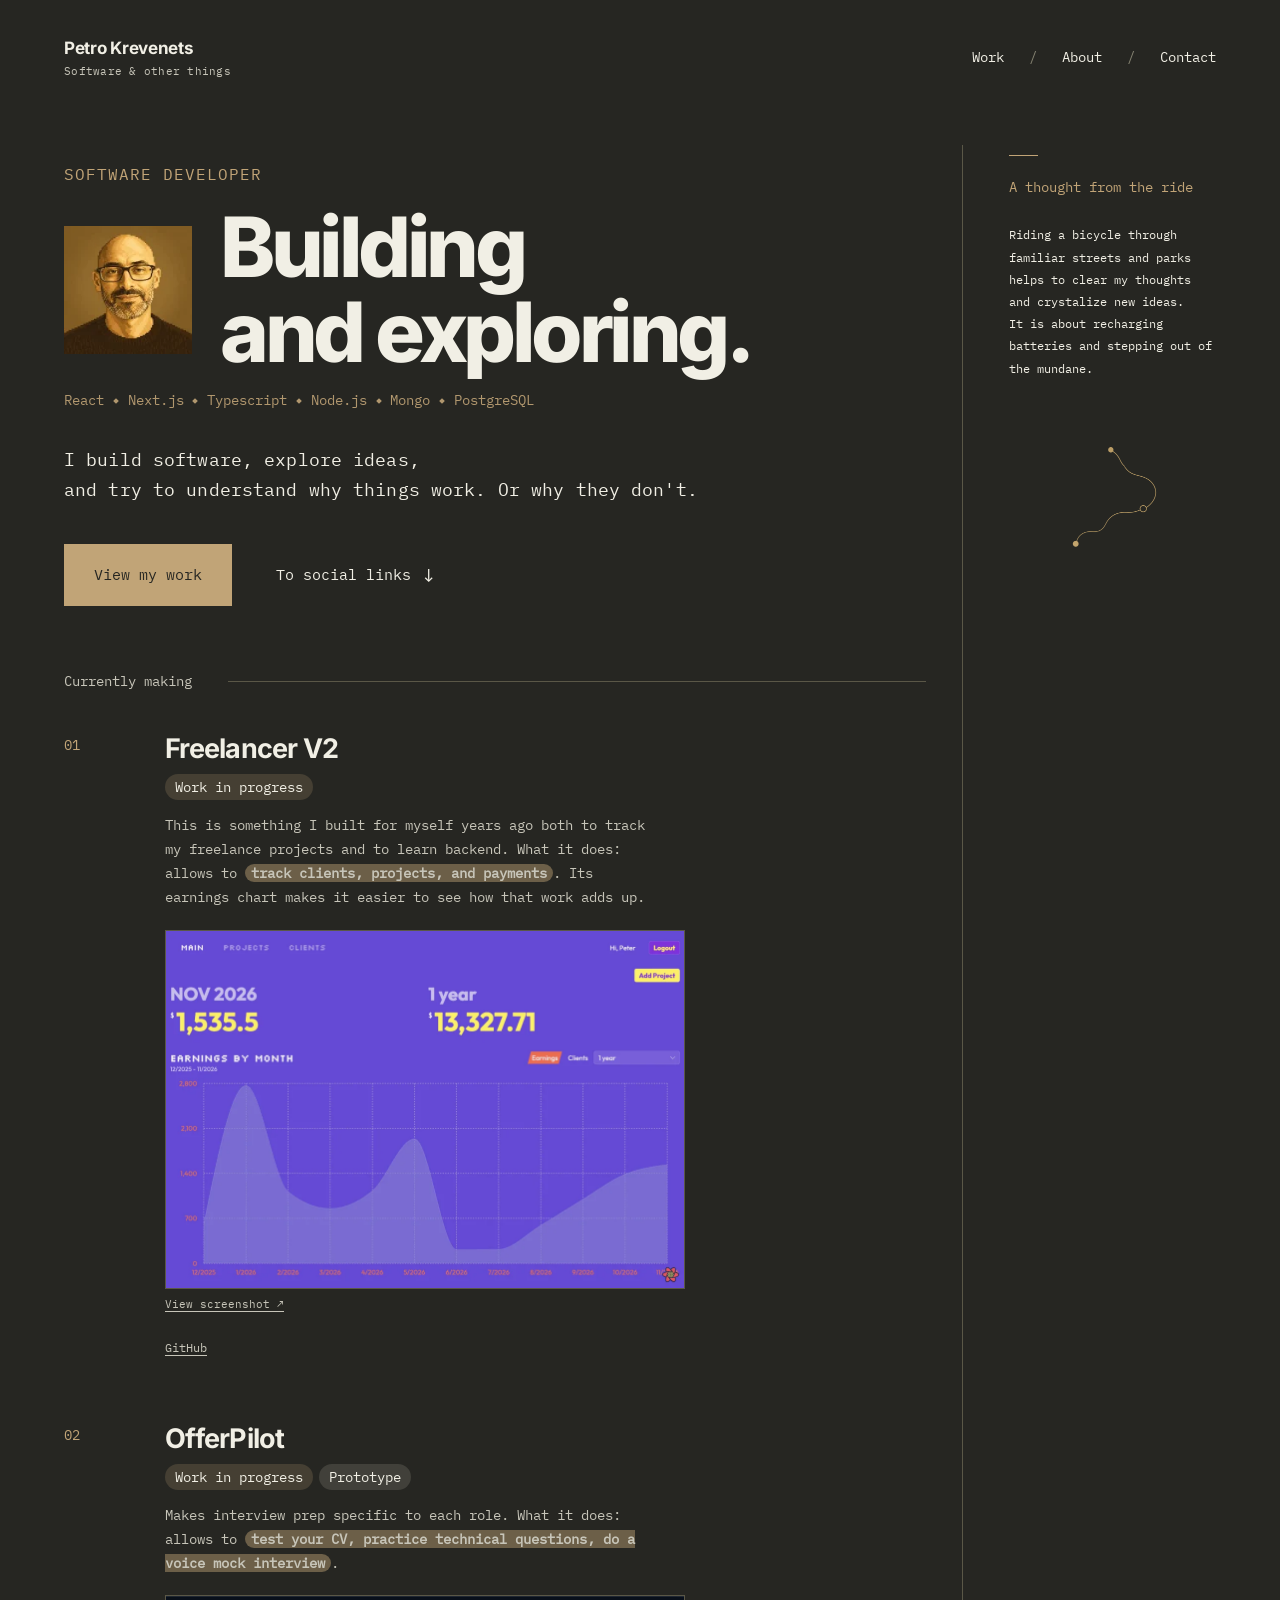
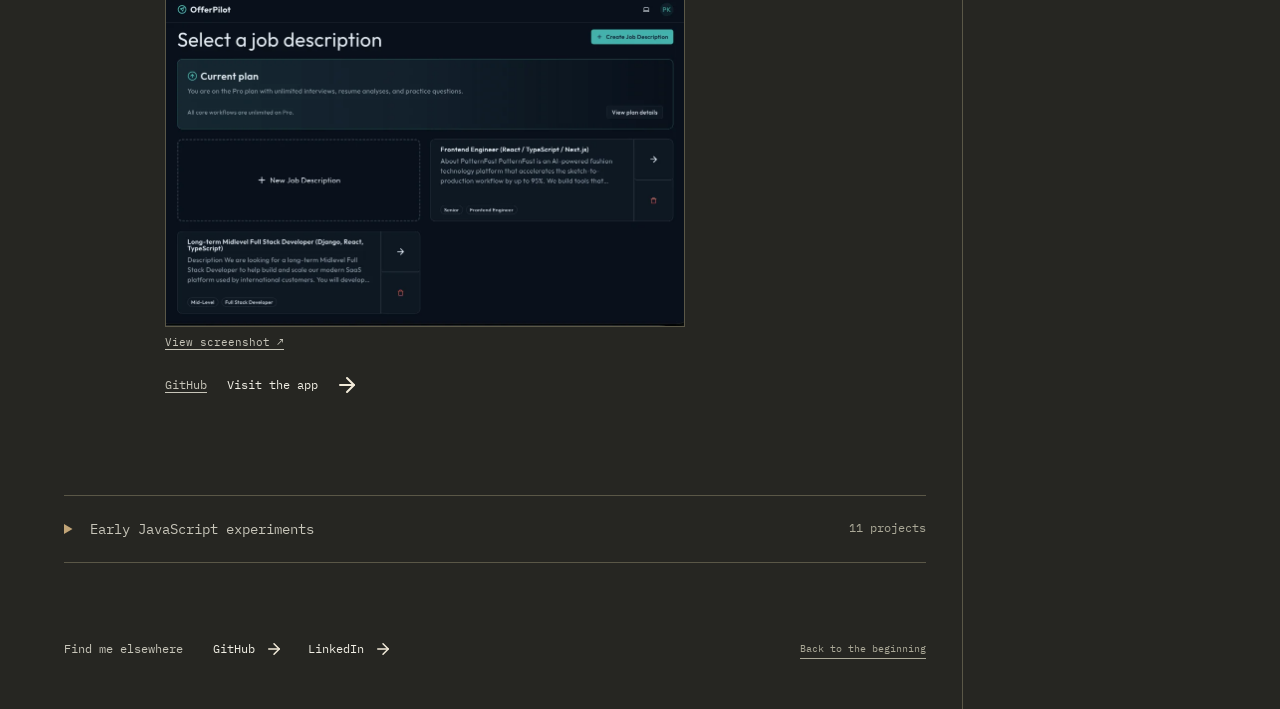
<file: index.html>
<!doctype html>
<html lang="en">
  <head>
    <meta charset="utf-8" />
    <meta name="viewport" content="width=device-width, initial-scale=1" />
    <meta name="theme-color" content="#262622" />
    <meta
      name="description"
      content="Petro Krevenets — software builder, curious human. Current projects, early experiments, and thoughts from the ride." />
    <title>Petro Krevenets — Software & Other Things</title>
    <link rel="icon" type="image/png" sizes="16x16" href="favicon-16x16.png" />
    <link rel="icon" type="image/png" sizes="32x32" href="favicon-32x32.png" />
    <link rel="apple-touch-icon" sizes="180x180" href="apple-touch-icon.png" />
    <link rel="manifest" href="site.webmanifest" />
    <meta property="og:type" content="website" />
    <meta property="og:title" content="Petro Krevenets · Software Developer" />
    <meta
      property="og:description"
      content="Current software projects, early JavaScript experiments, and thoughts from the ride." />
    <meta property="og:url" content="https://gurugumawaru.github.io/" />
    <meta
      property="og:image"
      content="https://gurugumawaru.github.io/assets/social-preview.png" />
    <meta property="og:image:width" content="1200" />
    <meta property="og:image:height" content="630" />
    <meta
      property="og:image:alt"
      content="Portrait of Petro Krevenets beside his name and the words Software developer." />
    <link
      rel="preload"
      href="assets/fonts/inter-extrabold.woff2"
      as="font"
      type="font/woff2"
      crossorigin />
    <link
      rel="preload"
      href="assets/fonts/ibm-plex-mono.woff2"
      as="font"
      type="font/woff2"
      crossorigin />
    <link rel="stylesheet" href="styles.css" />
  </head>
  <body>
    <a class="skip-link" href="#main">Skip to content</a>
    <div class="site-shell">
      <!-- Header: START -->
      <header>
        <a class="name" href="#main" aria-label="Petro Krevenets, introduction"
          >Petro Krevenets<span class="name-note"
            >Software & other things</span
          ></a
        >
        <nav aria-label="Main navigation">
          <a href="#work">Work</a><span aria-hidden="true">/</span>
          <a href="#about">About</a><span aria-hidden="true">/</span>
          <a href="#contact">Contact</a>
        </nav>
      </header>
      <!-- Header: END -->

      <!-- Main: START -->
      <main id="main" class="page-grid" tabindex="-1">
        <!-- Intro: START -->
        <section class="intro" aria-labelledby="intro-title">
          <p class="eyebrow">Software developer</p>
          <div class="intro-headline">
            <img
              class="intro-portrait"
              src="assets/bearded-guy-150.webp"
              srcset="
                assets/bearded-guy-150.webp 150w,
                assets/bearded-guy-300.webp 300w
              "
              sizes="(max-width: 660px) 66px, (max-width: 1500px) 10vw, 150px"
              width="150"
              height="150"
              alt="Portrait of Petro Krevenets" />
            <h1 id="intro-title" class="intro-title">
              Building<br />and exploring.
            </h1>
          </div>
          <p class="intro-skills">
            <span>React</span>
            <span>Next.js</span>
            <span>Typescript</span>
            <span>Node.js</span>
            <span>Mongo</span>
            <span>PostgreSQL</span>
          </p>
          <p class="intro-copy">
            I build software, explore ideas,<br class="desktop-break" />
            and try to understand why things work. Or why they don't.
          </p>
          <div class="intro-actions">
            <a class="link-to-work" href="#work">View my work</a>
            <a class="link-to-contact" href="#contact">
              To social links
              <span class="jump-arrow" aria-hidden="true">↓</span>
            </a>
          </div>
        </section>
        <!-- Intro: END -->

        <!-- Section, Current Work: START -->
        <section
          id="work"
          class="section work-section"
          aria-labelledby="work-heading">
          <div class="work-section-heading">
            <h2 id="work-heading">Currently making</h2>
            <span aria-hidden="true"></span>
          </div>
          <ol>
            <li class="project-row">
              <span class="project-index" aria-hidden="true">01</span>
              <div class="project-info">
                <h3>Freelancer V2</h3>
                <p class="project-tags">
                  <span class="project-tag-in-progress">Work in progress</span>
                </p>
                <p class="project-description">
                  This is something I built for myself years ago both to track
                  my freelance projects and to learn backend. What it does:
                  allows to
                  <span class="project-description-highlight"
                    >track clients, projects, and payments</span
                  >. Its earnings chart makes it easier to see how that work
                  adds up.
                </p>
                <a
                  class="project-preview"
                  href="assets/freelancer-preview.png"
                  target="_blank"
                  rel="noopener noreferrer"
                  aria-label="View full Freelancer V2 screenshot in a new tab">
                  <img
                    src="assets/freelancer-preview-1040.webp"
                    alt="Freelancer V2 dashboard showing earnings totals and a monthly earnings chart"
                    width="1040"
                    height="718"
                    loading="lazy" />
                  <span>View screenshot <span aria-hidden="true">↗</span></span>
                </a>
              </div>
              <div class="project-actions">
                <a
                  class="project-action project-repo-link"
                  href="https://github.com/GuRuGuMaWaRu/Freelancer-v2"
                  target="_blank"
                  rel="noopener noreferrer"
                  >GitHub<span class="sr-only">
                    repository for Freelancer V2 - opens in a new tab</span
                  ></a
                >
              </div>
            </li>
            <li class="project-row">
              <span class="project-index" aria-hidden="true">02</span>
              <div class="project-info">
                <h3>OfferPilot</h3>
                <p class="project-tags">
                  <span class="project-tag-in-progress">Work in progress</span>
                  <span class="project-tag-prototype">Prototype</span>
                </p>
                <p class="project-description">
                  Makes interview prep specific to each role. What it does:
                  allows to
                  <span class="project-description-highlight"
                    >test your CV, practice technical questions, do a voice mock
                    interview</span
                  >.
                </p>
                <a
                  class="project-preview"
                  href="assets/offerpilot-preview.png"
                  target="_blank"
                  rel="noopener noreferrer"
                  aria-label="View full OfferPilot screenshot in a new tab">
                  <img
                    src="assets/offerpilot-preview-1040.webp"
                    alt="OfferPilot showing role-specific question practice, voice interviews, and résumé analysis"
                    width="1040"
                    height="661"
                    loading="lazy" />
                  <span>View screenshot <span aria-hidden="true">↗</span></span>
                </a>
              </div>
              <div class="project-actions">
                <a
                  class="project-action project-repo-link"
                  href="https://github.com/GuRuGuMaWaRu/nextjs_job-prep_ai"
                  target="_blank"
                  rel="noopener noreferrer"
                  >GitHub<span class="sr-only">
                    repository for OfferPilot - opens in a new tab</span
                  ></a
                >
                <a
                  class="project-action"
                  href="https://nextjs-job-prep-ai.vercel.app/"
                  target="_blank"
                  rel="noopener noreferrer"
                  >Visit the app
                  <img
                    class="arrow"
                    src="assets/arrow-right.svg"
                    alt=""
                    width="28"
                    height="24" /><span class="sr-only">
                    - opens in a new tab</span
                  ></a
                >
              </div>
            </li>
          </ol>
        </section>
        <!-- Section, Current Work: END -->

        <!-- Section, Archive: START -->
        <section
          class="section archive-section"
          aria-labelledby="archive-heading">
          <details id="early-experiments">
            <summary>
              <h2 id="archive-heading">Early JavaScript experiments</h2>
              <span class="archive-count">11 projects</span>
            </summary>
            <div class="archive-content">
              <p class="archive-intro">
                A few things I made while finding my feet in JavaScript. An
                earlier part of the journey, kept here as it was.
              </p>
              <ul class="archive-list">
                <li>
                  <a
                    href="https://gurugu-fcc-projects.github.io/FCC_game_of_life/"
                    target="_blank"
                    rel="noopener noreferrer"
                    >Game of Life</a
                  >
                </li>
                <li>
                  <a
                    href="https://gurugu-fcc-projects.github.io/FCC__drum_machine/"
                    target="_blank"
                    rel="noopener noreferrer"
                    >Drum machine</a
                  >
                </li>
                <li>
                  <a
                    href="https://gurugu-fcc-projects.github.io/FCC_markdown_previewer/"
                    target="_blank"
                    rel="noopener noreferrer"
                    >Markdown previewer</a
                  >
                </li>
                <li>
                  <a
                    href="https://gurugu-fcc-projects.github.io/FCC_Simon_Game/"
                    target="_blank"
                    rel="noopener noreferrer"
                    >Simon game</a
                  >
                </li>
                <li>
                  <a
                    href="https://gurugu-fcc-projects.github.io/FCC_ticTacToe/#/"
                    target="_blank"
                    rel="noopener noreferrer"
                    >Tic-tac-toe</a
                  >
                </li>
                <li>
                  <a
                    href="https://gurugu-fcc-projects.github.io/FCC_pomodoro/"
                    target="_blank"
                    rel="noopener noreferrer"
                    >Pomodoro timer</a
                  >
                </li>
                <li>
                  <a
                    href="https://gurugu-fcc-projects.github.io/FCC_portfolio_react_2/"
                    target="_blank"
                    rel="noopener noreferrer"
                    >Earlier React portfolio</a
                  >
                </li>
                <li>
                  <a
                    href="https://gurugu-fcc-projects.github.io/FCC_calculator/"
                    target="_blank"
                    rel="noopener noreferrer"
                    >Calculator</a
                  >
                </li>
                <li>
                  <a
                    href="https://gurugu-fcc-projects.github.io/FCC__d3-heat-map/"
                    target="_blank"
                    rel="noopener noreferrer"
                    >D3 heat map</a
                  >
                </li>
                <li>
                  <a
                    href="https://gurugu-fcc-projects.github.io/FCC__d3-choropleth-map/"
                    target="_blank"
                    rel="noopener noreferrer"
                    >D3 choropleth map</a
                  >
                </li>
                <li>
                  <a
                    href="https://gurugu-fcc-projects.github.io/FCC_d3-tree-map/"
                    target="_blank"
                    rel="noopener noreferrer"
                    >D3 tree map</a
                  >
                </li>
              </ul>
              <p class="archive-footnote">
                These links open the original projects in a new tab.
              </p>
            </div>
          </details>
        </section>
        <!-- Section, Archive: END -->

        <!-- Side: START -->
        <aside class="section ride-note" aria-labelledby="ride-heading">
          <span class="note-rule" aria-hidden="true"></span>
          <h2 id="ride-heading">A thought from the ride</h2>
          <p>
            Riding a bicycle through familiar streets and parks helps to clear
            my thoughts and crystalize new ideas. It is about recharging
            batteries and stepping out of the mundane.
          </p>
          <img
            class="ride-route"
            src="assets/ride-route.webp"
            alt=""
            width="130"
            height="163" />
        </aside>
        <!-- Side: END -->

        <!-- Contacts: START -->
        <footer
          id="contact"
          class="section contact-section"
          aria-labelledby="contact-heading">
          <h2 id="contact-heading">Find me elsewhere</h2>
          <div class="social-links">
            <a
              href="https://github.com/GuRuGuMaWaRu/"
              target="_blank"
              rel="noopener noreferrer"
              >GitHub
              <img
                class="arrow"
                src="assets/arrow-right.svg"
                alt=""
                width="24"
                height="24" /><span class="sr-only">
                — opens in a new tab</span
              ></a
            >
            <a
              href="https://www.linkedin.com/in/petro-krevenets-35b50b33"
              target="_blank"
              rel="noopener noreferrer"
              >LinkedIn
              <img
                class="arrow"
                src="assets/arrow-right.svg"
                alt=""
                width="24"
                height="24" /><span class="sr-only">
                — opens in a new tab</span
              ></a
            >
          </div>
          <a class="back-top" href="#main">Back to the beginning</a>
        </footer>
        <!-- Contacts: END -->
      </main>
    </div>
  </body>
</html>
</file>
<file: styles.css>
@font-face {
  font-family: Inter;
  src: url("assets/fonts/inter-bold.woff2") format("woff2");
  font-weight: 700;
  font-style: normal;
  font-display: swap;
}
@font-face {
  font-family: Inter;
  src: url("assets/fonts/inter-extrabold.woff2") format("woff2");
  font-weight: 800;
  font-style: normal;
  font-display: swap;
}
@font-face {
  font-family: "IBM Plex Mono";
  src: url("assets/fonts/ibm-plex-mono.woff2") format("woff2");
  font-weight: 400;
  font-style: normal;
  font-display: swap;
}

:root {
  color-scheme: dark;
  --paper: #f1efe5;
  --secondary: #c7c5b9;
  --gold: #c1a477;
  --gold-hover: #d0b68c;
  --background: #262622;
  --line: #5a5747;
  --nav-separator: #858372;
  --subdued: #aba998;
  --mono: "IBM Plex Mono", Consolas, monospace;
  --sans: Inter, Arial, sans-serif;
}

/* Global: START */
* {
  box-sizing: border-box;
}

html {
  scroll-behavior: smooth;
  scroll-padding-top: 30px;
}

body {
  margin: 0;
  background: var(--background);
  color: var(--paper);
  font: 15px/1.7 var(--mono);
  -webkit-font-smoothing: antialiased;
}

ol,
ul {
  list-style: none;
  margin: 0;
  padding: 0;
}

a {
  color: inherit;
  text-decoration: none;

  &:hover {
    color: var(--gold);
  }
}

h2 {
  font: 400 14px/1.6 var(--mono);
  margin: 0;
  color: var(--secondary);
}

a:focus-visible,
summary:focus-visible {
  outline: 2px solid var(--gold);
  outline-offset: 8px;
  border-radius: 1px;
}

.arrow {
  filter: invert(90%) sepia(11%) saturate(238%) hue-rotate(4deg);
  transition: transform 0.16s;
}

a:hover .arrow {
  transform: translateX(4px);
}

.section {
  margin-block-start: 64px;
}

.sr-only {
  position: absolute;
  width: 1px;
  height: 1px;
  padding: 0;
  overflow: hidden;
  clip: rect(0, 0, 0, 0);
  white-space: nowrap;
  border: 0;
}

@media (width <= 560px) {
  .section {
    margin-block-start: 36px;
  }
}

@media (prefers-reduced-motion: reduce) {
  html {
    scroll-behavior: auto;
  }
  *,
  *::before,
  *::after {
    transition: none !important;
  }
}
/* Global: END */

/* Skip Link: START */
.skip-link {
  position: fixed;
  top: 12px;
  left: 15px;
  z-index: 10;
  background: var(--paper);
  color: var(--background);
  padding: 12px 18px;
  transform: translateY(-160%);

  &:focus {
    transform: none;
  }
}
/* Skip Link: END */

/* Layout: START */
.site-shell {
  max-width: 1500px;
  margin: auto;
  padding-inline: clamp(24px, 5vw, 80px);
}

.page-grid {
  display: grid;
  grid-template-columns: minmax(0, 1fr) 254px;
  gap: 36px;
  row-gap: 0;
  padding-block-start: 30px;
  outline: none;

  & > section,
  & > footer {
    grid-column: 1;
  }
}

@media (900px < width <= 1150px) {
  .page-grid {
    grid-template-columns: minmax(0, 1fr) 210px;
    gap: 25px;
    row-gap: 0;
  }
}

@media (width <= 900px) {
  .page-grid {
    display: flex;
    flex-direction: column;
    gap: 0;
    padding-block-start: 0;
  }
}
/* Layout: END */

/* Header: START */
header {
  display: flex;
  align-items: center;
  justify-content: space-between;
  gap: 24px;
  min-height: 115px;

  .name {
    font: 700 17px/1.5 var(--sans);
    letter-spacing: -0.3px;
  }

  .name-note {
    display: block;
    margin-block-start: 2px;
    color: var(--secondary);
    font: 11px/1.5 var(--mono);
    letter-spacing: 0.25px;
  }

  nav {
    display: flex;
    align-items: center;
    gap: 25px;
    font-size: 14px;
  }

  nav span {
    color: var(--nav-separator);
    user-select: none;
  }

  @media (width <= 900px) {
    min-height: 105px;
  }

  @media (width <= 560px) {
    min-height: 110px;
    align-items: flex-start;
    flex-direction: column;
    justify-content: center;
    gap: 16px;

    .name {
      font-size: 16px;
    }

    .name-note {
      display: none;
    }

    nav {
      gap: 18px;
      font-size: 12px;
    }
  }
}
/* Header: END */

/* Intro: START */
.intro {
  .eyebrow {
    margin-block-end: 17px;
    color: var(--gold);
    font-size: 16px;
    letter-spacing: 1px;
    text-transform: uppercase;
  }

  .intro-headline {
    display: flex;
    align-items: center;
    gap: 28px;
  }

  .intro-title {
    margin: 0;
    font: 800 clamp(42px, 6.5vw, 94px)/1.02 var(--sans);
    letter-spacing: -4.5px;
  }

  .intro-portrait {
    width: auto;
    height: 10vw;
    min-height: 66px;
  }

  .intro-skills {
    display: flex;
    flex-wrap: wrap;
    align-items: center;
    color: var(--gold);
    font-size: 14px;
    opacity: 0.9;

    span {
      display: inline-flex;
      align-items: center;
    }

    span:not(:last-child)::after {
      content: "";
      width: 4px;
      height: 4px;
      margin-inline: 0.7em;
      transform: rotate(45deg);
      background: currentColor;
    }
  }

  .intro-copy {
    max-width: 780px;
    margin: 32px 0 0;
    font-size: 18px;
    line-height: 1.7;
    letter-spacing: 0.12px;
    text-wrap: pretty;
  }

  .intro-actions {
    display: flex;
    align-items: center;
    gap: 44px;
    margin-block-start: 38px;
  }

  .link-to-work {
    display: inline-flex;
    min-height: 62px;
    align-items: center;
    justify-content: center;
    padding: 12px 30px;
    background: var(--gold);
    color: var(--background);
    font-size: 15px;
    transition: background-color 0.16s;
  }

  .link-to-work:hover {
    background: var(--gold-hover);
  }

  .link-to-contact {
    display: inline-flex;
    align-items: center;
    gap: 12px;
    min-height: 44px;

    .jump-arrow {
      font-size: 19px;
    }
  }

  @media (900px < width <= 1150px) {
    .intro-headline {
      gap: 20px;
    }

    .intro-title {
      font-size: 6.5vw;
      letter-spacing: -3px;
    }

    .intro-copy {
      font-size: 16px;
    }
  }

  @media (width <= 900px) {
    padding-block-start: 27px;

    .intro-headline {
      gap: 18px;
    }

    .intro-title {
      font-size: clamp(48px, 8vw, 76px);
      letter-spacing: -3px;
    }

    .intro-copy {
      font-size: 16px;
    }
  }

  @media (width <= 560px) {
    padding-block-start: 30px;

    .eyebrow {
      font-size: 14px;
    }

    .intro-headline {
      gap: 14px;
    }

    .intro-title {
      font-size: clamp(35px, 9.5vw, 51px);
      line-height: 1;
      letter-spacing: -1.9px;
    }

    .intro-copy {
      font-size: 14px;
      line-height: 1.85;
      margin-block-start: 25px;

      .desktop-break {
        display: none;
      }
    }

    .intro-actions {
      gap: 25px;
      margin-block-start: 28px;
    }

    .link-to-work {
      min-height: 54px;
      padding: 10px 19px;
      font-size: 13px;
    }

    .link-to-contact {
      font-size: 13px;
    }
  }
}
/* Intro: END */

/* Current Work: START */
.work-section {
  scroll-margin-top: 32px;

  .work-section-heading {
    display: flex;
    align-items: center;
    gap: 36px;
    margin-block-end: 12px;
  }

  .work-section-heading span {
    height: 1px;
    flex: 1;
    background: var(--line);
  }

  .project-row {
    display: grid;
    grid-template-columns: 75px minmax(0, 1fr);
    align-items: start;
    gap: 4px 26px;
    padding: 28px 0 24px;
  }

  .project-index {
    padding-block-start: 2px;
    color: var(--gold);
    font-size: 14px;
  }

  .project-info h3 {
    font: 700 27px/1.25 var(--sans);
    letter-spacing: -0.75px;
    margin: 0;
  }

  .project-description {
    max-width: 62ch;
    color: var(--secondary);
    font-size: 14px;
    line-height: 1.7;
    text-align: start;

    .project-description-highlight {
      padding-inline: 6px;
      background-color: color-mix(in srgb, var(--gold) 45%, var(--background));
      border-radius: 999px;
      font-weight: 800;
    }
  }

  .project-preview {
    display: block;
    width: min(100%, 520px);
    margin-block: 20px 8px;
  }

  .project-preview img {
    display: block;
    width: 100%;
    height: auto;
    border: 1px solid var(--line);
  }

  .project-preview > span {
    display: block;
    margin-block-start: 6px;
    color: var(--secondary);
    font-size: 11px;
    text-decoration: underline;
    text-underline-offset: 3px;
  }

  .project-info .project-tags {
    display: flex;
    flex-wrap: wrap;
    gap: 6px;
    font-size: 14px;
    line-height: 1.6;
    margin: 8px 0 0;
    color: var(--paper);

    span {
      padding: 2px 10px;
      border-radius: 999px;
    }

    .project-tag-in-progress {
      background-color: color-mix(in srgb, var(--gold) 20%, var(--background));
    }

    .project-tag-prototype {
      background-color: color-mix(
        in srgb,
        var(--subdued) 20%,
        var(--background)
      );
    }
  }

  .project-actions {
    grid-column: 2;
    display: flex;
    flex-wrap: wrap;
    column-gap: 20px;
  }

  .project-action {
    display: flex;
    align-items: center;
    gap: 15px;
    font-size: 12px;
    min-height: 44px;
  }

  .project-repo-link {
    color: var(--secondary);
    text-decoration: underline;
    text-underline-offset: 3px;

    &:hover {
      color: var(--gold);
    }
  }

  @media (width <= 1150px) {
    .project-row {
      grid-template-columns: 45px minmax(0, 1fr);
      column-gap: 20px;
    }

    .project-info h3 {
      font-size: 25px;
    }
  }

  @media (width <= 560px) {
    .work-section-heading {
      gap: 20px;
      margin-block-end: 6px;
    }

    .project-row {
      grid-template-columns: 26px minmax(0, 1fr);
      column-gap: 14px;
      padding: 25px 0;
    }

    .project-index {
      font-size: 12px;
    }

    .project-info h3 {
      font-size: 22px;
    }

    .project-info .project-tags {
      font-size: 12px;
    }

    .project-action {
      font-size: 11px;
    }
  }
}
/* Current Work: END */

/* Archive Section: START */
.archive-section {
  border-block: 1px solid var(--line);

  summary {
    cursor: pointer;
    padding: 20px 0;
    color: var(--gold);

    h2 {
      display: inline;
      color: var(--secondary);
      margin-inline-start: 10px;
    }

    &:hover h2 {
      color: var(--paper);
    }

    .archive-count {
      float: right;
      color: var(--subdued);
      font-size: 12px;
      line-height: 24px;
    }
  }

  .archive-content {
    padding: 2px 0 27px;

    .archive-intro {
      max-width: 620px;
      color: var(--secondary);
      font-size: 12px;
      margin: 0 0 20px;
    }

    .archive-list {
      display: grid;
      grid-template-columns: 1fr 1fr;
      gap: 5px 35px;
    }

    .archive-list a {
      display: block;
      font-size: 13px;
      padding: 8px 0;
      min-height: 40px;
      text-decoration: underline;
      text-decoration-color: var(--line);
      text-decoration-thickness: 1px;
    }

    .archive-footnote {
      color: var(--subdued);
      font-size: 11px;
      margin: 20px 0 0;
    }
  }

  @media (width <= 900px) {
    border-block-end: none;
  }

  @media (width <= 560px) {
    summary {
      h2 {
        color: var(--gold);
        margin-inline-start: 5px;
      }

      .archive-count {
        float: none;
        display: block;
        margin-inline-start: 20px;
        font-size: 10px;
        line-height: 20px;
      }
    }

    .archive-content {
      .archive-list {
        grid-template-columns: 1fr;
        gap: 0;
      }

      .archive-list a {
        min-height: 44px;
      }
    }
  }
}
/* Archive Section: END */

/* Side Section: START */
.ride-note {
  grid-column: 2;
  grid-row: 1 / span 5;
  border-inline-start: 1px solid var(--line);
  padding: 10px 0 0 46px;
  margin-block-start: 0;

  h2 {
    color: var(--gold);
    text-wrap: pretty;
    white-space: nowrap;
  }

  p {
    font-size: 12px;
    line-height: 1.85;
    text-wrap: pretty;
    margin: 26px 0 0;
  }

  .note-rule {
    display: block;
    width: 29px;
    height: 1px;
    background: var(--gold);
    margin-block-end: 20px;
  }

  .ride-route {
    display: block;
    width: 130px;
    height: 164px;
    object-fit: contain;
    margin: 32px auto 0;
  }

  @media (900px < width <= 1150px) {
    padding-inline-start: 25px;

    h2 {
      white-space: normal;
    }
  }

  @media (width <= 900px) {
    display: grid;
    grid-row: auto;
    grid-column: auto;
    grid-template-columns: minmax(0, 1fr) clamp(60px, 16vw, 92px);
    align-items: center;
    border-inline-start: 0;
    border-block: 1px solid var(--line);
    padding: 25px 0;
    margin-block-start: 64px;
    gap: 0 20px;

    h2 {
      white-space: normal;
    }

    p {
      margin: 10px 0 0;
    }

    .note-rule {
      display: none;
    }

    .ride-route {
      grid-column: 2;
      grid-row: 1/3;
      width: 100%;
      height: auto;
      margin: 0 auto;
    }
  }

  @media (width <= 560px) {
    margin-block-start: 36px;
  }
}
/* Side Section: END */

/* Footer: START */
.contact-section {
  display: flex;
  align-items: center;
  flex-wrap: wrap;
  gap: 15px 30px;
  margin-block-end: 38px;
  font-size: 12px;
  scroll-margin-top: 24px;

  h2 {
    font-size: 12px;
  }

  .social-links {
    display: flex;
    gap: 25px;

    a {
      display: flex;
      align-items: center;
      gap: 10px;
      min-height: 44px;
    }

    .arrow {
      width: 18px;
      height: 18px;
    }
  }

  .back-top {
    margin-inline-start: auto;
    color: var(--subdued);
    font-size: 10px;
    text-decoration: underline;
    text-underline-offset: 6px;
  }

  @media (width <= 900px) {
    gap: 15px 25px;

    .back-top {
      width: 100%;
      margin: 0;
      font-size: 11px;
    }
  }

  @media (width <= 560px) {
    gap: 10px 20px;

    h2 {
      width: 100%;
      font-size: 11px;
    }

    .social-links {
      gap: 25px;
    }
  }
}
/* Footer: END */
</file>
